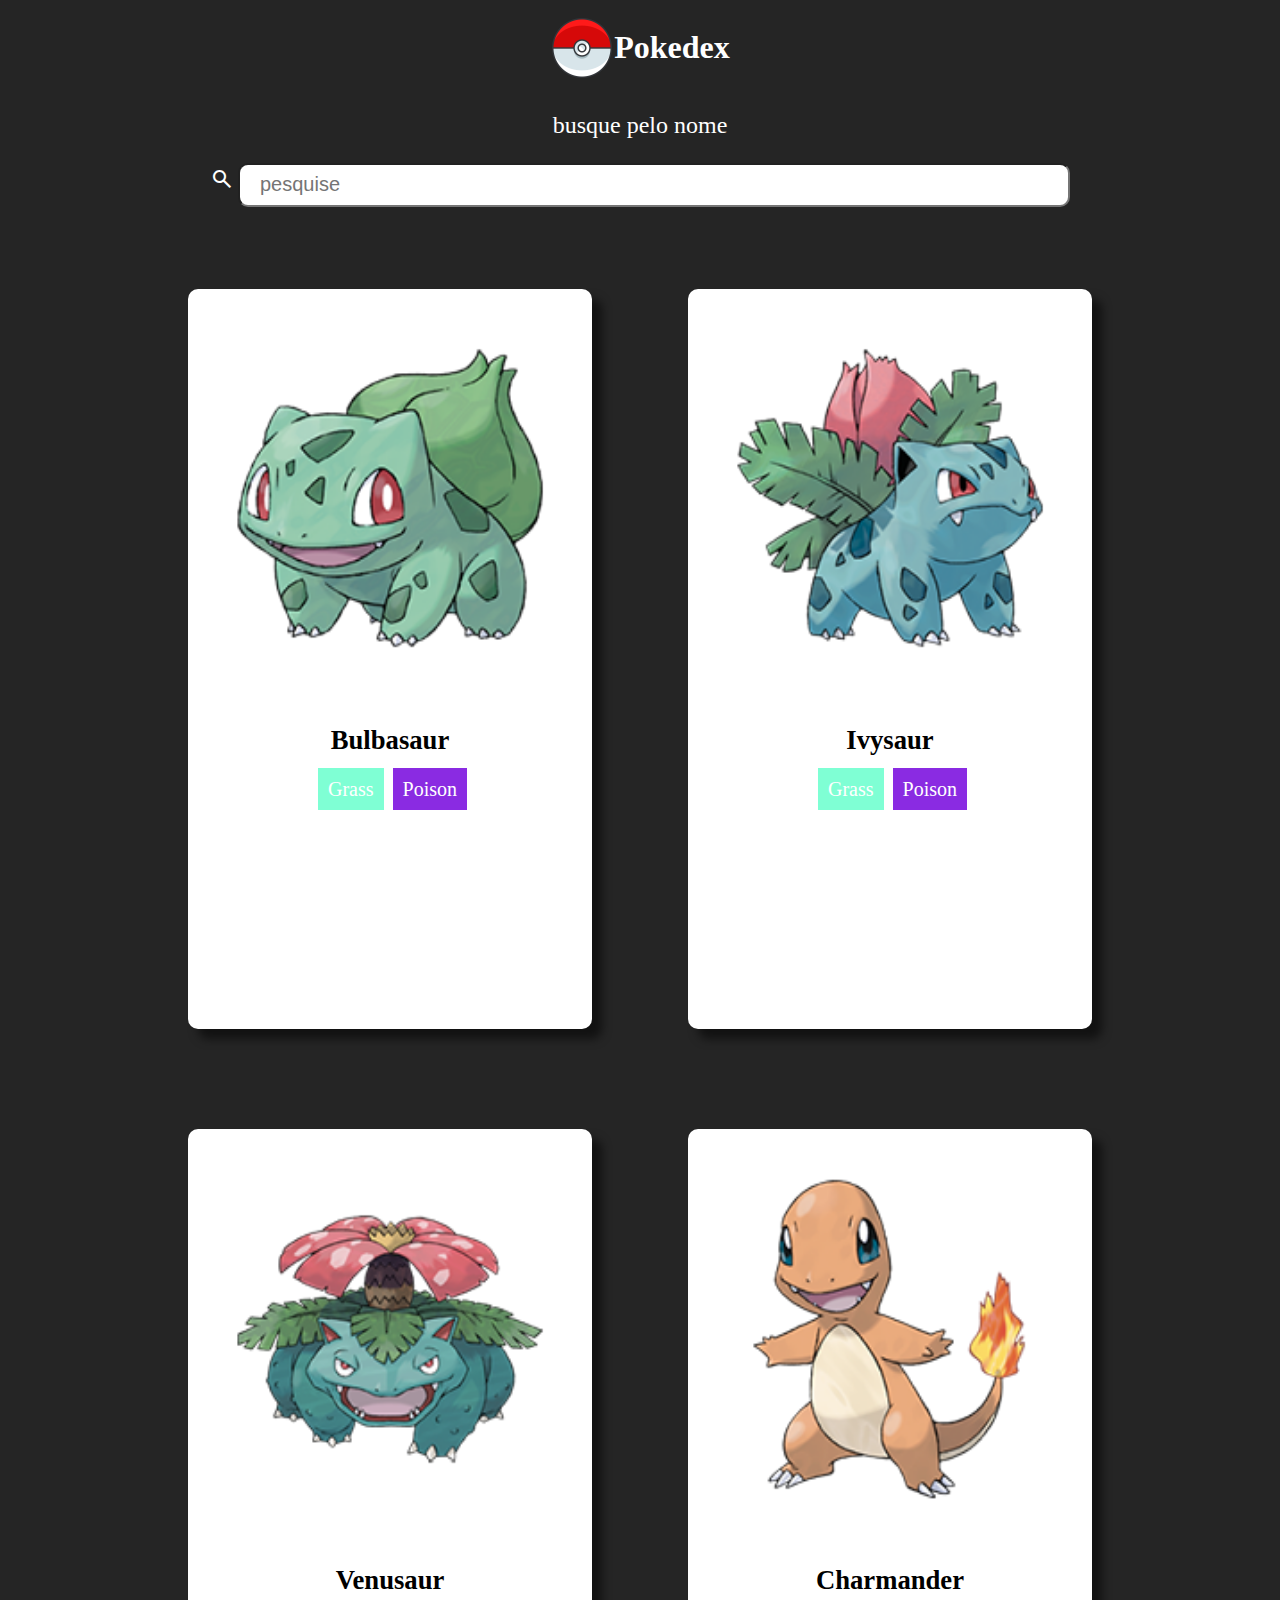
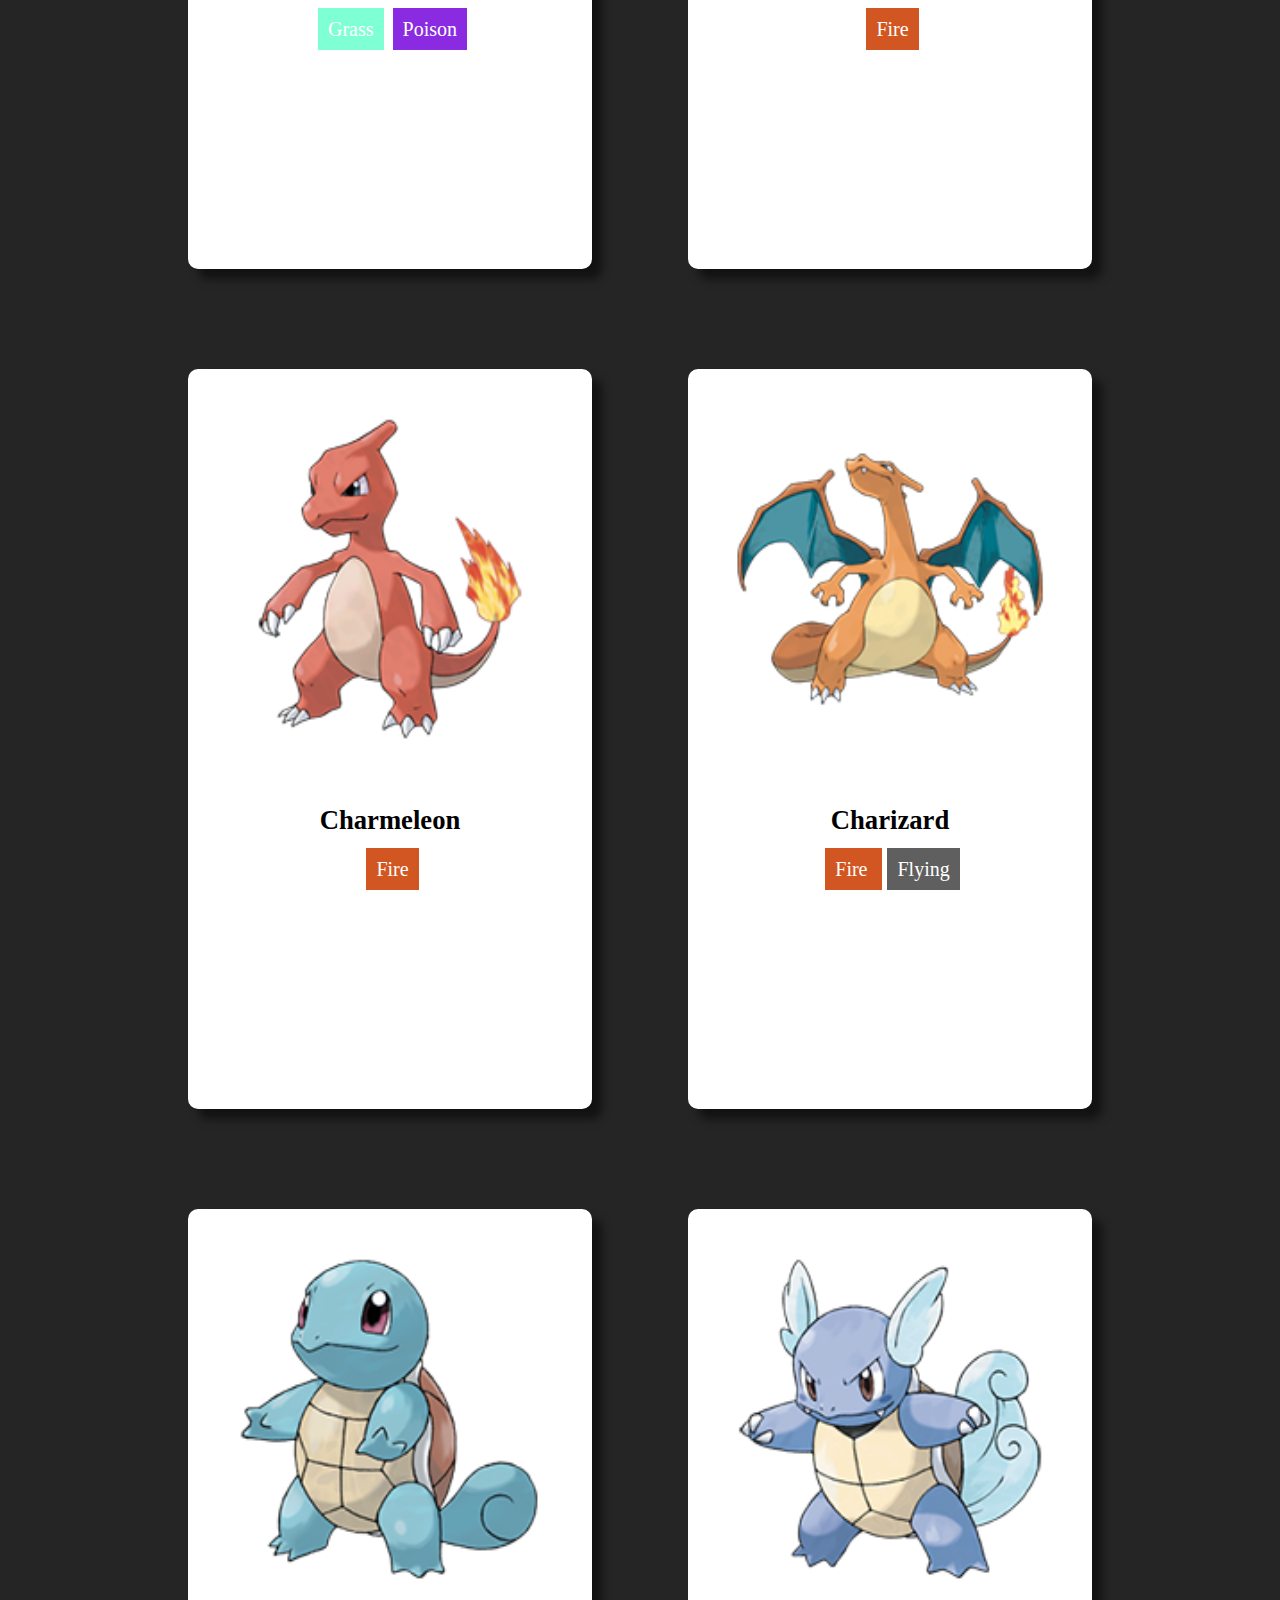
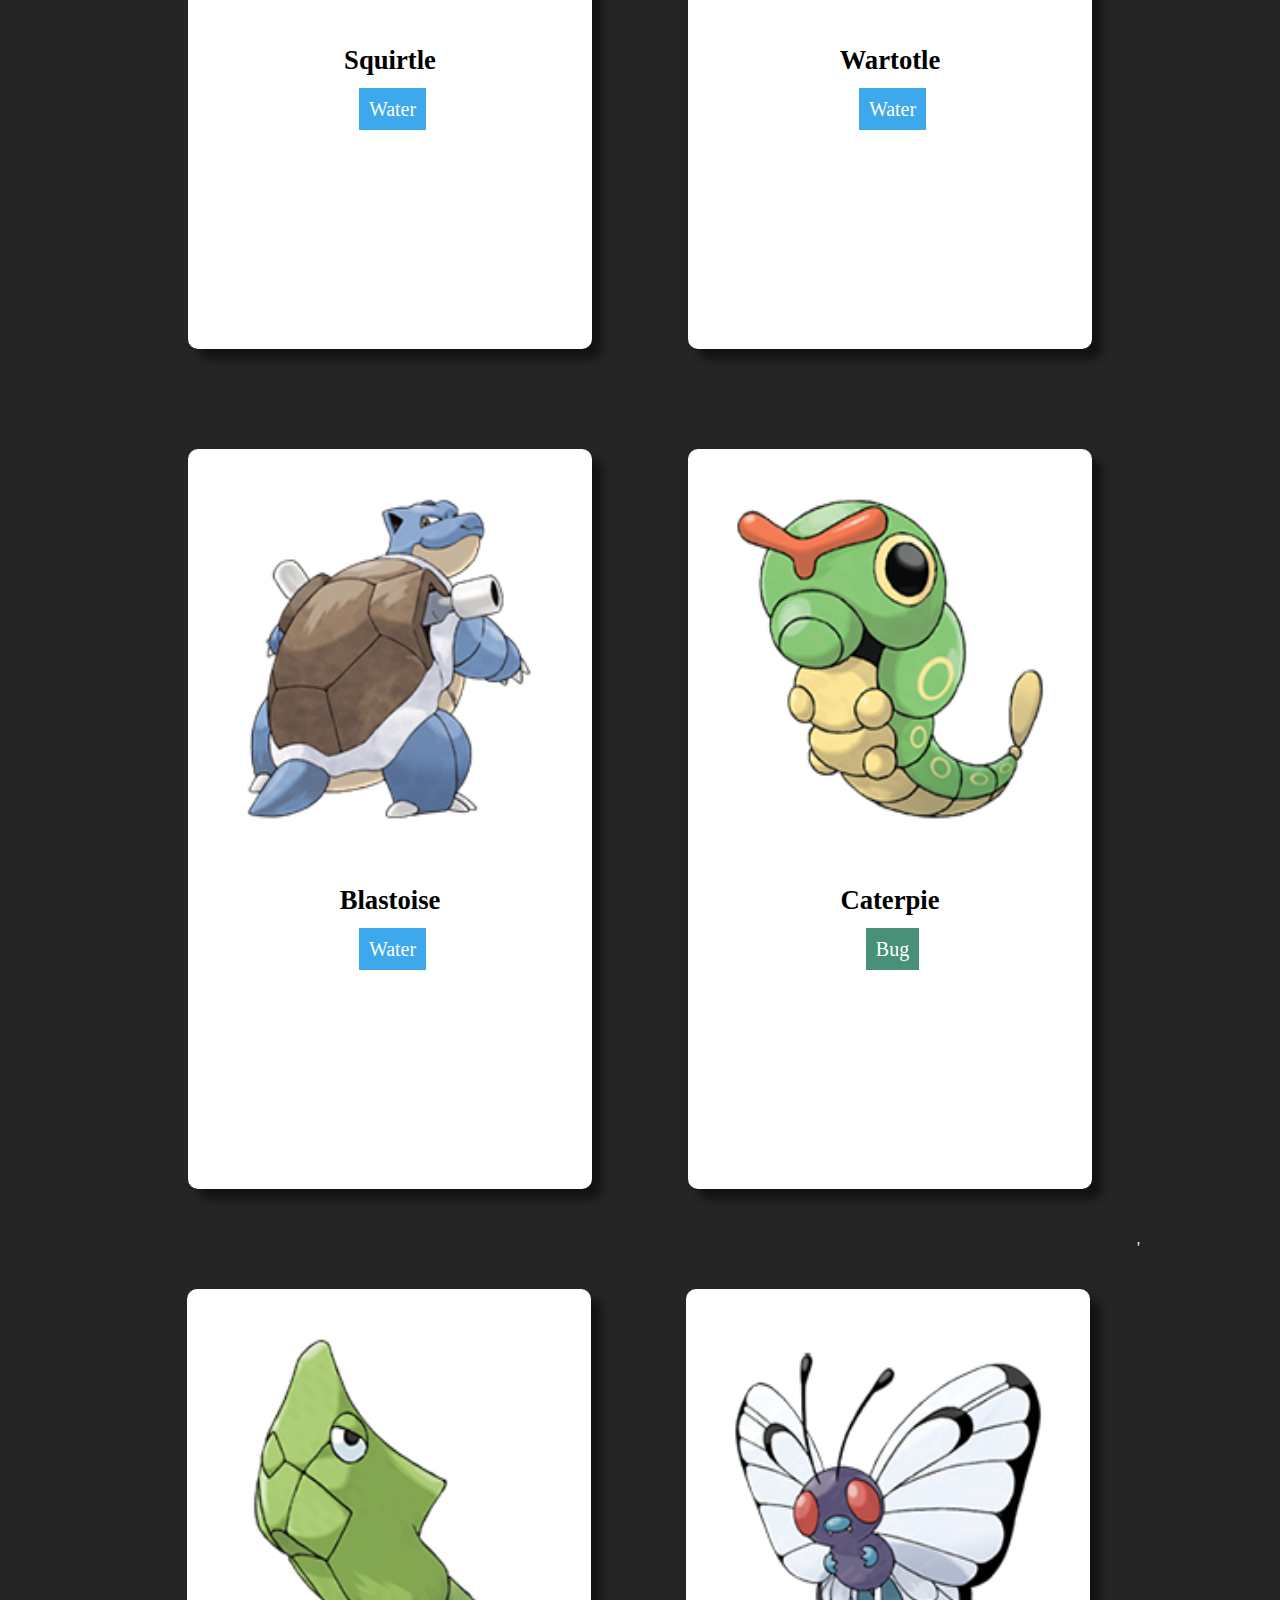
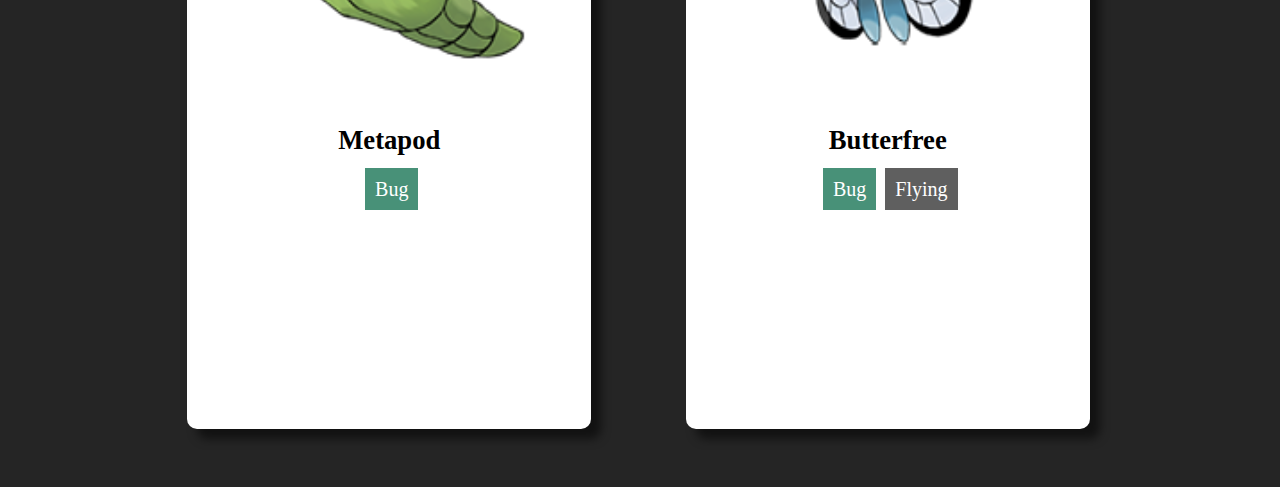
<file: index.html>
<!DOCTYPE html>
<html lang="pt-br">
<head>
    <meta charset="UTF-8">
    <meta http-equiv="X-UA-Compatible" content="IE=edge">
    <meta name="viewport" content="width=device-width, initial-scale=1.0">
    <title>Pokedex</title>
    <link rel="stylesheet" href="./css/style.css">
    <link rel="stylesheet" href="./css/MediaQuery.css">
    <link rel="shortcut icon" href="./imagens/Pokeball-logo1.png" type="image/x-icon">
    <link rel="stylesheet" href="https://fonts.googleapis.com/css2?family=Material+Symbols+Outlined:opsz,wght,FILL,GRAD@20..48,100..700,0..1,-50..200" />
</head>
<body>

  
        <header>
            <img src="./imagens/Pokeball-logo1.png" alt="" >
            <h1>Pokedex</h1>
        </header>


    <div id="busca">
        <p>busque pelo nome</p>
        <label for="pesquisa">
            <span class="material-symbols-outlined">
                search
                </span>
        </label>
        <input type="search" onclick="click()" onkeyup="pesquisa_poke()" name="busca" id="pesquisa" placeholder="pesquise">
        <ul id="search-results">
            <a href="#01">
                <li class="lista">Bulbasaur</li>
            </a>
            <a href="#02">
                <li class="lista">Ivysaur</li>
            </a>
            <a href="#03">
                <li class="lista">Venusaur</li>
            </a>
            <a href="#04">
                <li class="lista">Charmander </li>
            </a>
            <a href="#05">
                <li class="lista">Charmeleon</li>
            </a>
            <a href="#06">
                <li class="lista">Charizard</li>
            </a>
            <a href="#07">
                <li class="lista">Squirtle</li>
            </a>
            <a href="#08">
                <li class="lista">Wartortle</li>
            </a>
            <a href="#09">
                <li class="lista">Blastoise</li>
            </a>
            <a href="#10">
                <li class="lista">Caterpie</li>
            </a>
            <a href="#11">
                <li class="lista">Metapod</li>
            </a>
            <a href="#12">
                <li class="lista">Butterfree</li>
            </a>
        </ul>

    </div>
        

    <main>
        <div class="conteiner">
            <section class="frente" id="01">
                <img class="poke-img" src="./imagens/001.png" alt="">
                <h2>Bulbasaur</h2>
                <span class="grass" >Grass</span>
                <span class="poison">Poison</span>
            </section>

            <section class="conteudo">
                <div>
                   <h1>Há uma semente de planta em suas costas desde o dia em que este Pokémon nasceu. A semente cresce lentamente</h1>
                    <h3>type</h3> 
                    <span class="grass">Grass</span> 
                    <span class="poison">Poison</span>
                    <h3>Weaknesses</h3> 
                    <span class="fire">Fire</span>
                    <span class="flying">Flying </span>
                    <span class="psychic">Psychic</span>
                    <span class="ice">Ice</span>
                    <div class="specs">
                        <ul>
                            <li>
                                <h4>Height </h4>
                                <p> 0.7 m</p>
                            </li>
                            <li>
                                <h4>Weight</h4>
                                <p> 6.9 kg</p>
                            </li>
                        </ul>
                        <ul>
                            <li>
                                <h4>Category</h4>
                                <p>Seed</p>
                            </li>
                            <li>
                                <h4>Abilities</h4>
                                <p>Overgrow</p>
                            </li>
                        </ul>
                    </div>
                </div>
                
            </section>
        </div>

        <div class="conteiner">
            <section class="frente" id="02">
                <img class="poke-img" src="./imagens/002.png" alt="">
                <h2>Ivysaur</h2>
                <span class="grass"  >Grass</span>
                <span class="poison">Poison</span>
            </section>

            <section class="conteudo">
                <div>
                   <h1>Quando o bulbo nas costas cresce, parece perder a capacidade de ficar de pé nas patas traseiras.</h1>
                    <h3>type</h3> 
                    <span class="grass">Grass</span> 
                    <span class="poison">Poison</span>
                    <h3>Weaknesses</h3> 
                    <span class="fire">Fire</span>
                    <span class="flying">Flying </span>
                    <span class="psychic">Psychic</span>
                    <span class="ice">Ice</span>
                    <div class="specs">
                        <ul>
                            <li>
                                <h4>Height </h4>
                                <p> 1.0 m</p>
                            </li>
                            <li>
                                <h4>Weight</h4>
                                <p> 13.0 kg</p>
                            </li>
                        </ul>
                        <ul>
                            <li>
                                <h4>Category</h4>
                                <p>Seed</p>
                            </li>
                            <li>
                                <h4>Abilities</h4>
                                <p>Overgrow</p>
                            </li>
                        </ul>
                    </div>
                </div>
                
            </section>
        </div>

       <div class="conteiner">
           <section class="frente" id="03">
                <img class="poke-img" src="./imagens/003.png" alt="">
                <h2>Venusaur</h2>
                <span class="grass" >Grass</span>
                <span class="poison" >Poison</span>
           </section>

           <section class="conteudo">
            <div>
               <h1>Sua planta floresce quando está absorvendo energia solar. Ele permanece em movimento para buscar a luz do sol</h1>
                <h3>type</h3> 
                <span class="grass">Grass</span> 
                <span class="poison">Poison</span>
                <h3>Weaknesses</h3> 
                <span class="fire">Fire</span>
                <span class="flying">Flying </span>
                <span class="psychic">Psychic</span>
                <span class="ice">Ice</span>
                <div class="specs">
                    <ul>
                        <li>
                            <h4>Height </h4>
                            <p> 2.0 m</p>
                        </li>
                        <li>
                            <h4>Weight</h4>
                            <p> 100 kg</p>
                        </li>
                    </ul>
                    <ul>
                        <li>
                            <h4>Category</h4>
                            <p>Seed</p>
                        </li>
                        <li>
                            <h4>Abilities</h4>
                            <p>Overgrow</p>
                        </li>
                    </ul>
                </div>
            </div>
            
        </section>
       </div>

        <div class="conteiner">
            <section class="frente" id="04">
                <img class="poke-img" src="./imagens/004.png" alt="">
                <h2>Charmander</h2>
                <span class="fire">Fire</span>
            </section>

            <section class="conteudo">
                <div>
                   <h1>Tem preferência por coisas quentes. Quando chove, diz-se que o vapor jorra da ponta de sua cauda.</h1>
                   <h3>type</h3> 
                   <span class="fire">Fire</span>
                   <h3>Weaknesses</h3> 
                   <span class="water">Water</span>
                   <span class="rock">rock</span>
                   <span class="ground">Ground</span>
                   <span class="ice">Ice</span>
                    <div class="specs">
                        <ul>
                            <li>
                                <h4>Height </h4>
                                <p> 0.6 m</p>
                            </li>
                            <li>
                                <h4>Weight</h4>
                                <p> 8.9 kg</p>
                            </li>
                        </ul>
                        <ul>
                            <li>
                                <h4>Category</h4>
                                <p>lizard</p>
                            </li>
                            <li>
                                <h4>Abilities</h4>
                                <p>Blaze</p>
                            </li>
                        </ul>
                    </div>
                </div>
                
            </section>
        </div>

        <div class="conteiner">
            <section class="frente" id="05">
                <img class="poke-img" src="./imagens/005.png" alt="">
                <h2>Charmeleon</h2>
                <span class="fire" >Fire</span>
            </section>

            <section class="conteudo">
                <div>
                   <h1>Tem uma natureza bárbara. Em batalha, ele chicoteia sua cauda de fogo e corta com garras afiadas.</h1>
                   <h3>type</h3> 
                    <span class="fire">Fire</span>
                    <h3>Weaknesses</h3> 
                    <span class="water">Water</span>
                    <span class="rock">rock</span>
                    <span class="ground">Ground</span>
                    <span class="ice">Ice</span>
                    <div class="specs">
                        <ul>
                            <li>
                                <h4>Height </h4>
                                <p> 1,1 m</p>
                            </li>
                            <li>
                                <h4>Weight</h4>
                                <p> 19.0 kg</p>
                            </li>
                        </ul>
                        <ul>
                            <li>
                                <h4>Category</h4>
                                <p>lizard</p>
                            </li>
                            <li>
                                <h4>Abilities</h4>
                                <p>Blaze</p>
                            </li>
                        </ul>
                    </div>
                </div>
            </section>
        </div>
        
        <div class="conteiner">
            <section class="frente" id="06">
                <img class="poke-img" src="./imagens/006.png" alt="">
                <h2>Charizard</h2>
                <span class="fire" >Fire </span>
                <span class="flying" >Flying</span>
            </section>

            <section class="conteudo">
                <div>
                   <h1>Ele cospe fogo que é quente o suficiente para derreter pedras. Pode causar incêndios florestais soprando chamas.</h1>
                   <h3>type</h3> 
                   <span class="fire">Fire</span>
                   <span class="flying">Flying</span>
                   <h3>Weaknesses</h3> 
                   <span class="water">Water</span>
                   <span class="rock">rock</span>
                   <span class="eletric">eletric</span>
                   <div class="specs">
                       <ul>
                           <li>
                               <h4>Height </h4>
                               <p> 0.6 m</p>
                           </li>
                           <li>
                               <h4>Weight</h4>
                               <p> 8.9 kg</p>
                           </li>
                       </ul>
                       <ul>
                           <li>
                               <h4>Category</h4>
                               <p>lizard</p>
                           </li>
                           <li>
                               <h4>Abilities</h4>
                               <p>Blaze</p>
                           </li>
                       </ul>
                   </div>
               </div>

            </section>
        </div>

        <div class="conteiner">
            <section class="frente" id="07">
                <img class="poke-img" src="./imagens/007.png" alt="">
                <h2>Squirtle</h2>
                <span class="water">Water</span>
            </section>

            <section class="conteudo">
                <div>
                   <h1>Quando retrai seu longo pescoço em sua concha, esguicha água com força vigorosa.</h1>
                    <h3>type</h3> 
                    <span class="water">Water</span> 
                    <h3>Weaknesses</h3> 
                    <span class="grass">Grass</span>
                    <span class="eletric">eletric </span>
          
                    <div class="specs">
                        <ul>
                            <li>
                                <h4>Height </h4>
                                <p> 0.5 m</p>
                            </li>
                            <li>
                                <h4>Weight</h4>
                                <p> 9 kg</p>
                            </li>
                        </ul>
                        <ul>
                            <li>
                                <h4>Category</h4>
                                <p>Tiny Turtle</p>
                            </li>
                            <li>
                                <h4>Abilities</h4>
                                <p>Tortle</p>
                            </li>
                        </ul>
                    </div>
                </div>
                
            </section>
        </div>

        <div class="conteiner">
            <section class="frente" id="08">
                <img class="poke-img" src="./imagens/008.png" alt="">
                <h2>Wartotle</h2>
                <span class="water">Water</span>
            </section>

            <section class="conteudo">
                <div>
                   <h1>É reconhecido como um símbolo de longevidade. Se sua casca tiver algas, aquele Wartortle é muito velho.</h1>
                   <h3>type</h3> 
                    <span class="water">Water</span> 
                    <h3>Weaknesses</h3> 
                    <span class="grass">Grass</span>
                    <span class="eletric">eletric </span>
          
                    <div class="specs">
                        <ul>
                            <li>
                                <h4>Height </h4>
                                <p> 1.0 m</p>
                            </li>
                            <li>
                                <h4>Weight</h4>
                                <p> 22,5 kg</p>
                            </li>
                        </ul>
                        <ul>
                            <li>
                                <h4>Category</h4>
                                <p>Turtle</p>
                            </li>
                            <li>
                                <h4>Abilities</h4>
                                <p>Tortle</p>
                            </li>
                        </ul>
                    </div>
                </div>
                
            </section>
        </div>

        <div class="conteiner">
            <section class="frente" id="09">
                <img  class="poke-img" src="./imagens/009.png" alt="">
                <h2>Blastoise</h2>
                <span class="water">Water</span>
            </section>

            <section class="conteudo">
                <div>Ele esmaga seu inimigo sob seu corpo pesado para causar desmaios. Em uma pitada, ele se retirará para dentro de sua casca.</h1>
                   <h3>type</h3> 
                   <span class="water">Water</span> 
                   <h3>Weaknesses</h3> 
                   <span class="grass">Grass</span>
                   <span class="eletric">eletric </span>
         
                   <div class="specs">
                       <ul>
                           <li>
                               <h4>Height </h4>
                               <p> 1.6 m</p>
                           </li>
                           <li>
                               <h4>Weight</h4>
                               <p> 85.5 kg</p>
                           </li>
                       </ul>
                       <ul>
                           <li>
                               <h4>Category</h4>
                               <p>Shellfish</p>
                           </li>
                           <li>
                               <h4>Abilities</h4>
                               <p>Tortle</p>
                           </li>
                       </ul>
                   </div>
               </div>
                
            </section>
        </div>

        <div class="conteiner">
            <section class="frente" id="10">
                <img class="poke-img" src="./imagens/010.png" alt="">
                <h2>Caterpie</h2>
                <span class="bug">Bug</span>
            </section>

            <section class="conteudo">
                <div>
                   <h1>Para proteção, ele libera um fedor horrível da antena em sua cabeça para afastar os inimigos.</h1>
                    <h3>type</h3> 
                    <span class="bug">Bug</span> 
                    <h3>Weaknesses</h3> 
                    <span class="fire">Fire</span>
                    <span class="flying">Flying </span>
                    <span class="rock">rock</span>
                    <div class="specs">
                        <ul>
                            <li>
                                <h4>Height </h4>
                                <p> 0.3 m</p>
                            </li>
                            <li>
                                <h4>Weight</h4>
                                <p> 2.9 kg</p>
                            </li>
                        </ul>
                        <ul>
                            <li>
                                <h4>Category</h4>
                                <p>Worm</p>
                            </li>
                            <li>
                                <h4>Abilities</h4>
                                <p>shield Dust</p>
                            </li>
                        </ul>
                    </div>
                </div>
                
            </section>
        </div>

        <div class="conteiner">
            <section class="frente" id="11">
                <img  class="poke-img" src="./imagens/011.png" alt="">
                <h2>Metapod</h2>
                <span class="bug">Bug</span>
            </section>

            <section class="conteudo">
                <div>
                   <h1>Está esperando o momento de evoluir. Nesta fase, só pode endurecer, por isso permanece imóvel para evitar o ataque..</h1>
                   <h3>type</h3> 
                   <span class="bug">Bug</span> 
                   <h3>Weaknesses</h3> 
                   <span class="fire">Fire</span>
                   <span class="flying">Flying </span>
                   <span class="rock">rock</span>
                   <div class="specs">
                       <ul>
                           <li>
                               <h4>Height </h4>
                               <p> 0.7 m</p>
                           </li>
                           <li>
                               <h4>Weight</h4>
                               <p> 9.9 kg</p>
                           </li>
                       </ul>
                       <ul>
                           <li>
                               <h4>Category</h4>
                               <p>Cocoon</p>
                           </li>
                           <li>
                               <h4>Abilities</h4>
                               <p>shield Dust</p>
                           </li>
                       </ul>
                   </div>
               </div>
                
            </section>
        </div>

        <div class="conteiner" >
            <section class="frente" id="12">
                <img  class="poke-img" src="./imagens/012.png" alt="">
                <h2>Butterfree</h2>
                <span class="bug">Bug</span>
                <span class="flying" >Flying</span>
            </section>

            <section class="conteudo">
                <div>
                   <h1>Em batalha, ele bate as asas em grande velocidade para liberar poeira altamente tóxica no ar.</h1>
                    <h3>type</h3> 
                    <span class="bug">Bug</span> 
                    <span class="flying">Flying</span>
                    <h3>Weaknesses</h3> 
                    <span class="fire">Fire</span>
                    <span class="flying">Flying </span>
                    <span class="eletric">Electric</span>
                    <span class="ice">Ice</span>
                    <div class="specs">
                        <ul>
                            <li>
                                <h4>Height </h4>
                                <p>1.1 m</p>
                            </li>
                            <li>
                                <h4>Weight</h4>
                                <p>32.0 kg</p>
                            </li>
                        </ul>
                        <ul>
                            <li>
                                <h4>Category</h4>
                                <p>Butterfly</p>
                            </li>
                            <li>
                                <h4>Abilities</h4>
                                <p>Compound Eyes</p>
                            </li>
                        </ul>
                    </div>
                </div>
                
            </section>
        </div>

        
'


    </main>
</body>
<script src="./script.js"></script>
</html>
</file>
<file: css/style.css>
/* Branco: #FFFFFF
Preto: #000000
Cinza claro: #E8E8E8
Cinza escuro: #333333
Verde claro: #7AC74C
Verde escuro: #4E8234 */


body {
  background-color: rgb(37, 37, 37);
  color: white;

}
/* titulo */
header {
    display: flex;
    align-items: center;
    justify-content: center;
    color: white;
}
img {
    max-width: 100%;
    height: auto;

}

 /* barra de pesquisa */
 div#busca {
    text-align: center;
    
}
input#pesquisa {
    width: 65vw;
    height: 30px;
    border-radius: 10px;
    padding: 20px;
    font-size: 15pt;
} 
ul#search-results {
  max-height: 140px;
  overflow: auto;
 
}

.lista {
  width: 62vw;
  padding: 10px;
  background-color: rgba(130, 130, 130, 0.546);
  margin: auto;
  list-style: none;
  border: 1px solid rgba(0, 0, 0, 0.594);
  border-radius: 10px;
  display: none;
  color: white;
}

.lista:hover { 
  background-color: rgba(181, 181, 181, 0.546);
}
/* conteudo dos pokemons */
main {
    text-align: center;
}

section {
    display: block;
    width: 70vw;
    height: auto;
    padding: 10px;
    border-radius: 10px; 
    margin: 20px auto 20px auto;
    background-color: white;
    color: black;
    
}   
.poke-img {
    height:  400px;

}
h2 {
    font-size: 20pt;
}
section > span{
    font-size: 15pt;
    padding: 10px;
}
/* configuração  do conteudo das sections  */
section.tras {
    display: none;
  }
  div.specs {
    background-color: rgb(61, 235, 177);
    display: flex;
    border-radius: 10px;
    width: 80%;
    margin: 10px auto auto auto;
    justify-content: space-between;
    
  } 
  div > span {
    font-size: 10pt;
    padding: 8px;
    margin-left: 5px;
    color: white;
    
  }
 
  ul > li {
    list-style: none;
    margin-top: 36px;
  }
  h4 {
    color: white;
  }

 .conteudo {
  display: none;
 
 
 }


  /* configuração das imagens */
  .poke-img {
      height:  400px;
  
  }
  .poke-img-tras {
    height: 200px;
  }

/* conteudo além das imgs */
  h2 {
      font-size: 20pt;
  }
  section > span{
      font-size: 15pt;
      padding: 10px;
      margin-left: 5px;
      color: white;
      
  }

  /* configuração dos tipos pokemons */
  .grass {
      background-color: aquamarine;
  }
  .poison {
      background-color: blueviolet;
  }
  .fire {
      background-color: rgb(210, 86, 33);
  }
  .water {
      background-color: rgb(61, 168, 235);
  }
  .flying {
      background-color: rgb(95, 95, 95);
  }
  .bug {
      background-color: rgb(72, 145, 120) ;
  }
  .ice {
      background-color: rgb(109, 235, 237);
  }
  .eletric {
      background-color: rgb(251, 255, 0);
      color: black;
  }
  .psychic {
    background-color: rgb(189, 43, 226);
  }
  .rock {
    background-color: rgb(105, 92, 24);
  }.ground {
    background-color: rgb(231, 202, 57);
  }
</file>
<file: css/MediaQuery.css>
@charset 'utf-8';

@media screen and (min-width: 768px)   {
    /* Branco: #FFFFFF
Preto: #000000
Cinza claro: #E8E8E8
Cinza escuro: #333333
Verde claro: #7AC74C
Verde escuro: #4E8234 */


body {
    background-color: rgb(37, 37, 37);
    color: white;
  
  }
  /* titulo */
  header {
      display: flex;
      align-items: center;
      justify-content: center;
      color: white;
  }
  div#busca > p {
    font-size: 1.5em;
  }
  img {
      max-width: 100%;
      height: auto;
  
  }
  
  /* barra de pesquisa */
  div#busca {
      text-align: center;
      
  }
  input#pesquisa {
      width: 65vw;
      height: 30px;
      border-radius: 10px;
      padding: 20px;
      font-size: 15pt;
  } 
  ul#search-results {
    max-height: 140px;
    overflow: auto;
   
  }

  .lista {
    width: 62vw;
    padding: 10px;
    background-color: rgba(130, 130, 130, 0.546);
    margin: auto;
    list-style: none;
    border: 1px solid rgba(0, 0, 0, 0.594);
    border-radius: 10px;
    display: none;
    color: white;
  }

  .lista:hover { 
    background-color: rgba(181, 181, 181, 0.546);
  }

  /* conteudo dos pokemons */
  main {
      text-align: center;
      display: flex;
      flex-wrap: wrap;
      width: 1000px;
      margin: auto;
  }
  
  .conteiner {
    
    padding: 10px;
    height: auto;
    background-color: rgba(0, 255, 255, 0);
   
  
    margin: 20px auto 20px auto;
    border-radius: 10px; 
    color: black;
  }

  section {
    width: 30vw;
    height: 80vh;
    box-shadow: 10px 10px 10px rgba(0, 0, 0, 0.525);
    transition: background-color 0.5s;
  } 
    
 section:hover {
    background-color: rgba(255, 255, 255, 0.637);
  }


/* configuração  do conteudo das sections  */
  section.tras {
    display: none;
  }
  div.specs {
    background-color: rgb(61, 235, 177);
    display: flex;
    border-radius: 10px;
    width: 80%;
    margin: 10px auto auto auto;
    justify-content: space-between;
    
  } 
  div > span {
    font-size: 10pt;
    padding: 8px;
    margin-left: 5px;
    color: white;
    
  }
 
  ul > li {
    list-style: none;
    margin-top: 36px;
  }
  h4 {
    color: white;
  }

 .conteudo {
  display: none;
 
 
 }


  /* configuração das imagens */
  .poke-img {
      height:  400px;
  
  }
  .poke-img-tras {
    height: 200px;
  }

/* conteudo além das imgs */
  h2 {
      font-size: 20pt;
  }
  section > span{
      font-size: 15pt;
      padding: 10px;
      margin-left: 5px;
      color: white;
      
  }

  /* configuração dos tipos pokemons */
  .grass {
      background-color: aquamarine;
  }
  .poison {
      background-color: blueviolet;
  }
  .fire {
      background-color: rgb(210, 86, 33);
  }
  .water {
      background-color: rgb(61, 168, 235);
  }
  .flying {
      background-color: rgb(95, 95, 95);
  }
  .bug {
      background-color: rgb(72, 145, 120) ;
  }
  .ice {
      background-color: rgb(109, 235, 237);
  }
  .eletric {
      background-color: rgb(251, 255, 0);
      color: black;
  }
  .psychic {
    background-color: rgb(189, 43, 226);
  }
  .rock {
    background-color: rgb(105, 92, 24);
  }.ground {
    background-color: rgb(231, 202, 57);
  }
}
</file>
